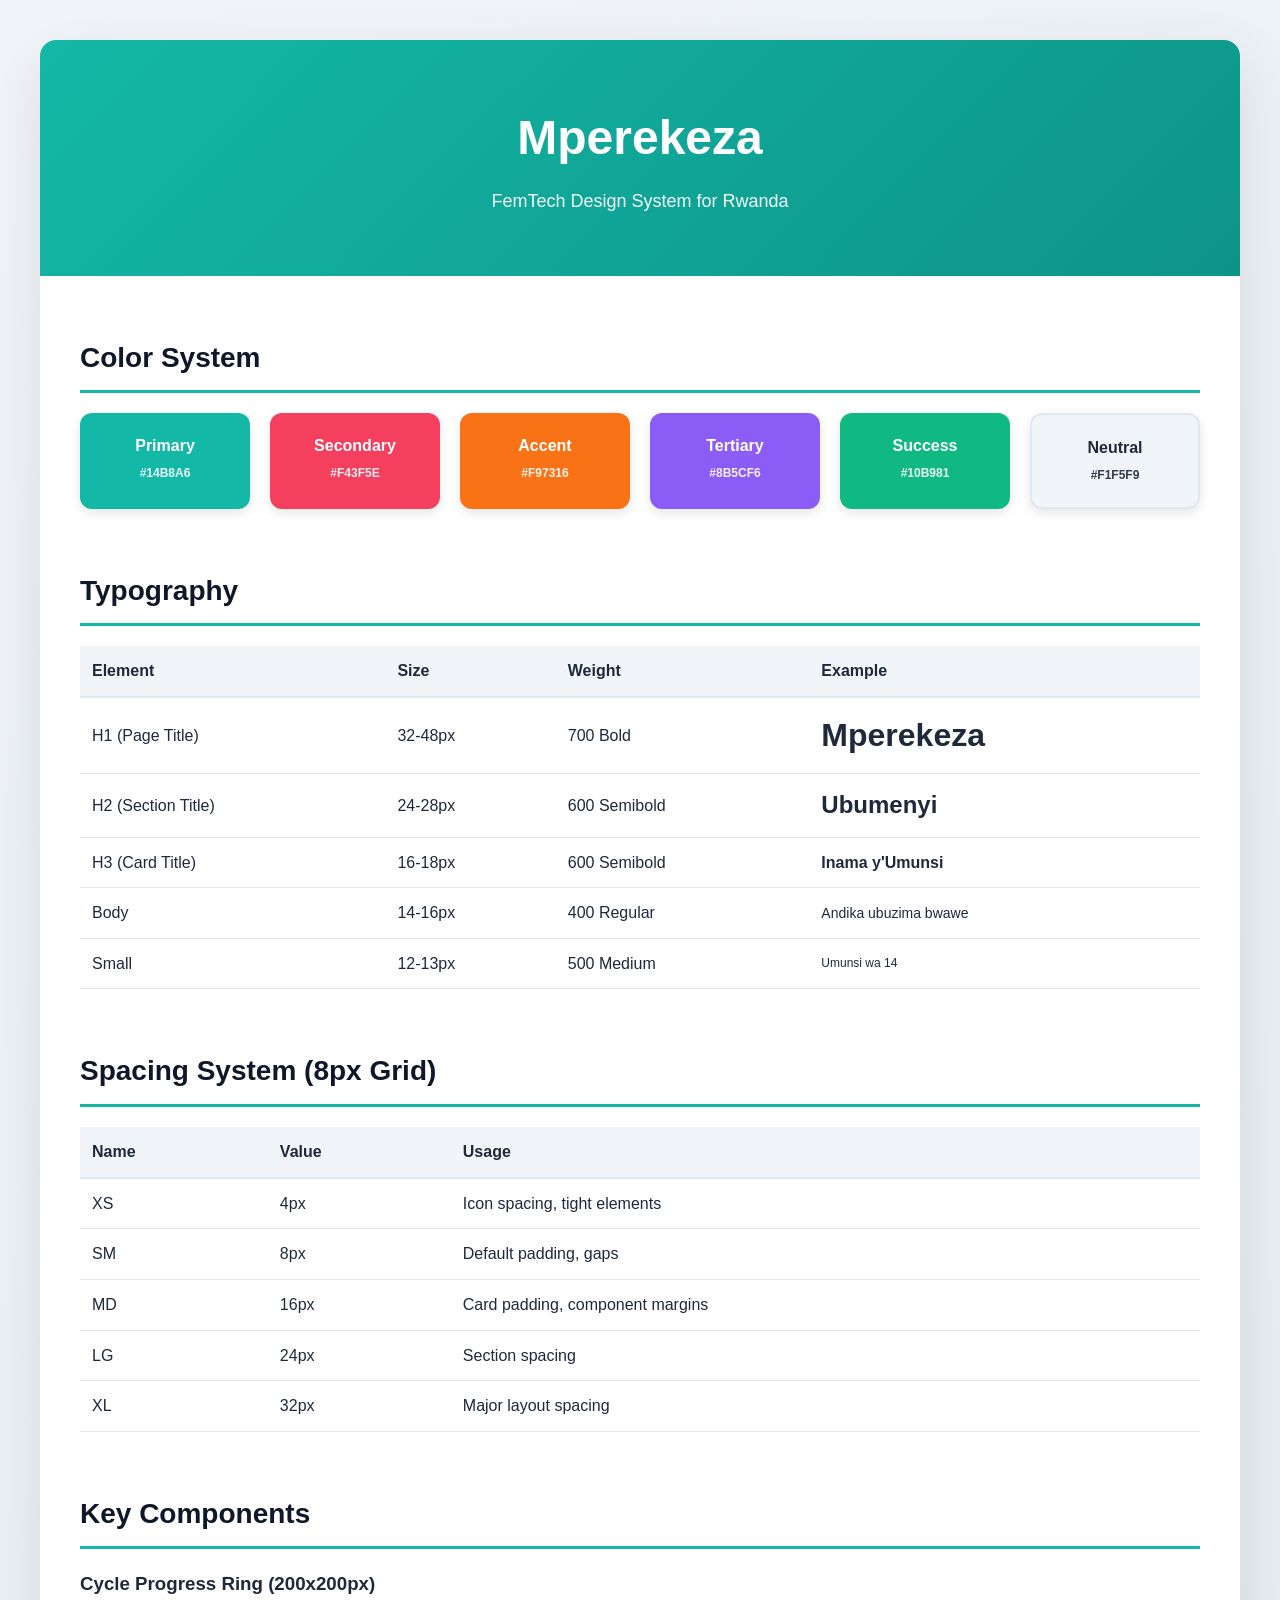
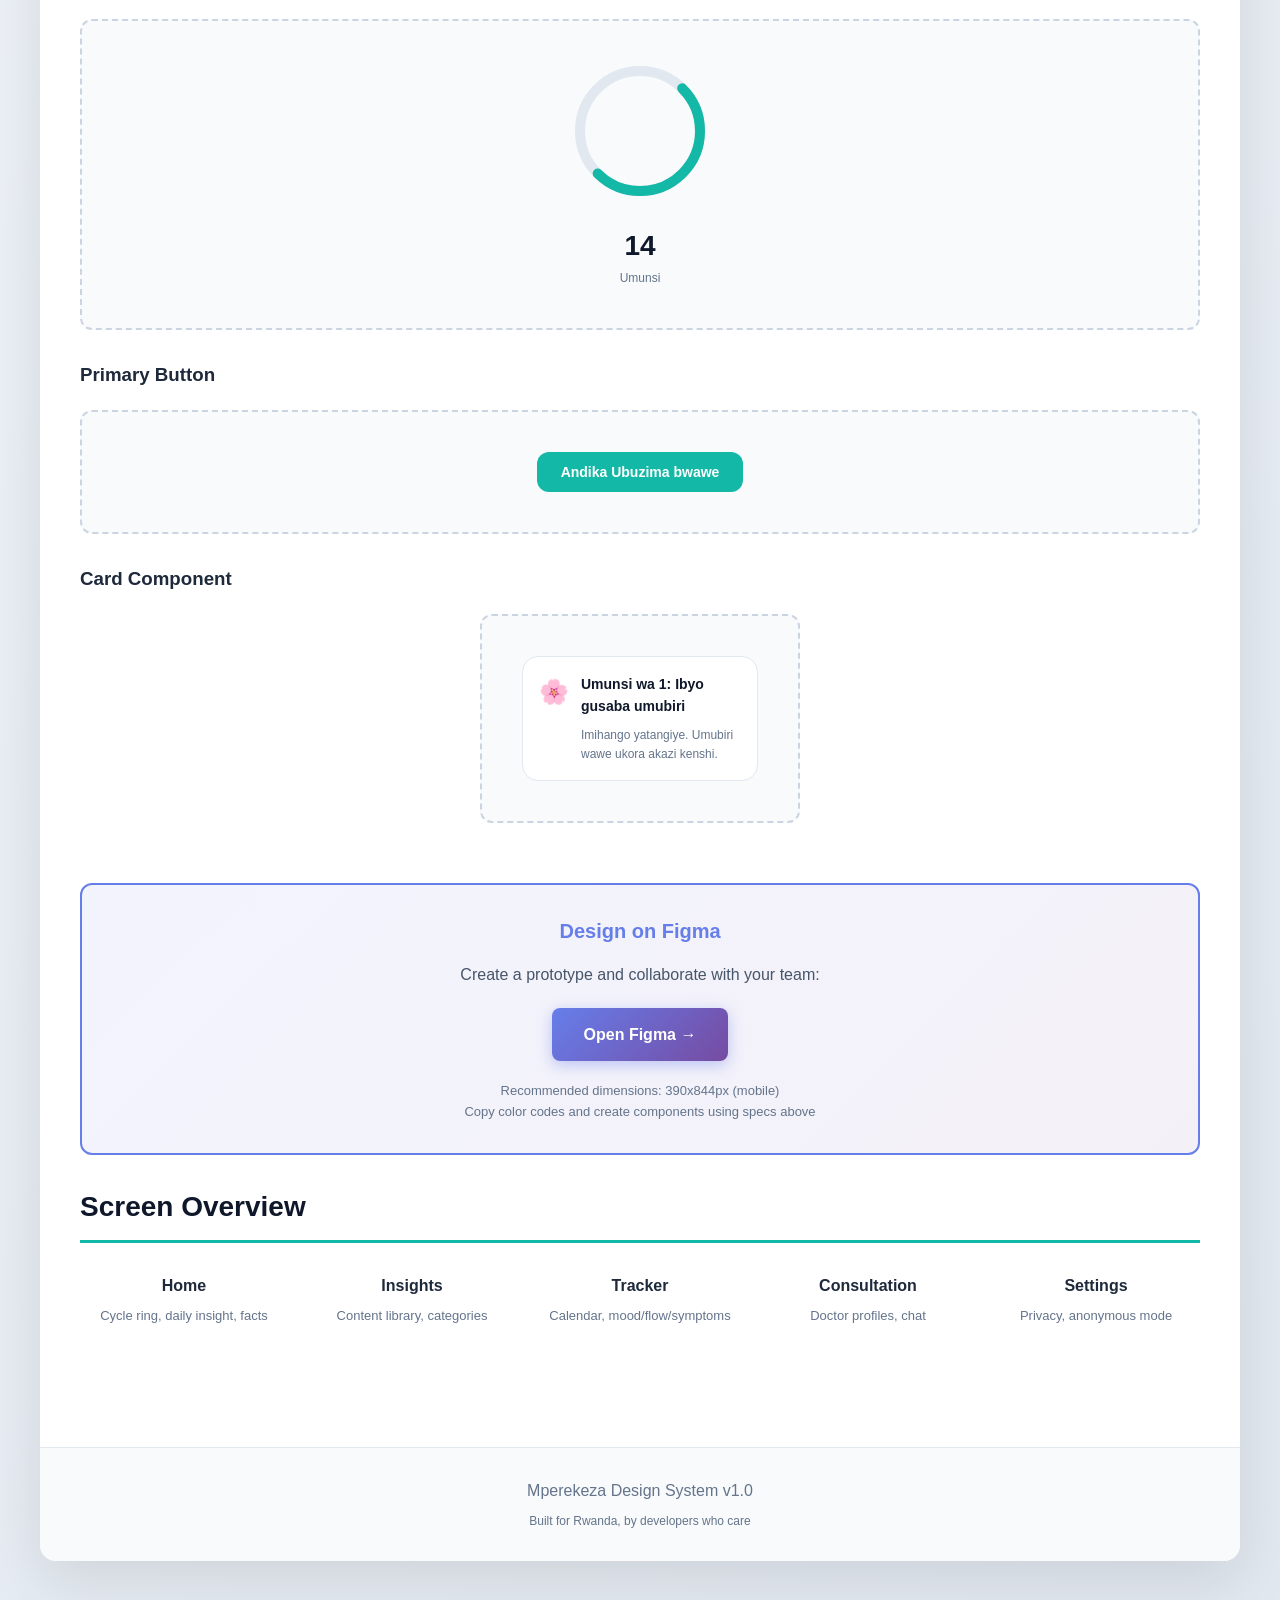
<file: public/design-specs.html>
<!DOCTYPE html>
<html lang="rw">
<head>
  <meta charset="UTF-8">
  <meta name="viewport" content="width=device-width, initial-scale=1.0">
  <title>Mperekeza - Design Specifications</title>
  <style>
    * {
      margin: 0;
      padding: 0;
      box-sizing: border-box;
    }

    body {
      font-family: -apple-system, BlinkMacSystemFont, 'Segoe UI', Roboto, 'Helvetica Neue', Arial, sans-serif;
      line-height: 1.6;
      color: #1e293b;
      background: linear-gradient(135deg, #f1f5f9 0%, #e2e8f0 100%);
      padding: 40px 20px;
    }

    .container {
      max-width: 1200px;
      margin: 0 auto;
      background: white;
      border-radius: 16px;
      box-shadow: 0 20px 60px rgba(0, 0, 0, 0.1);
      overflow: hidden;
    }

    header {
      background: linear-gradient(135deg, #14b8a6 0%, #0d9488 100%);
      color: white;
      padding: 60px 40px;
      text-align: center;
    }

    header h1 {
      font-size: 48px;
      margin-bottom: 10px;
      font-weight: 700;
    }

    header p {
      font-size: 18px;
      opacity: 0.95;
    }

    .content {
      padding: 60px 40px;
    }

    section {
      margin-bottom: 60px;
    }

    section h2 {
      font-size: 28px;
      margin-bottom: 20px;
      color: #0f172a;
      border-bottom: 3px solid #14b8a6;
      padding-bottom: 10px;
    }

    .color-grid {
      display: grid;
      grid-template-columns: repeat(auto-fit, minmax(150px, 1fr));
      gap: 20px;
      margin: 20px 0;
    }

    .color-box {
      border-radius: 12px;
      padding: 20px;
      text-align: center;
      color: white;
      font-weight: 600;
      box-shadow: 0 4px 12px rgba(0, 0, 0, 0.1);
      transition: transform 0.3s ease;
    }

    .color-box:hover {
      transform: translateY(-4px);
    }

    .color-box.neutral {
      color: #1e293b;
      background: #f1f5f9;
      border: 2px solid #e2e8f0;
    }

    .color-name {
      font-size: 12px;
      opacity: 0.9;
      margin-top: 8px;
    }

    .component-preview {
      display: flex;
      align-items: center;
      justify-content: center;
      background: #f8fafc;
      border-radius: 12px;
      padding: 40px;
      margin: 20px 0;
      border: 2px dashed #cbd5e1;
    }

    .specs-table {
      width: 100%;
      border-collapse: collapse;
      margin: 20px 0;
    }

    .specs-table th {
      background: #f1f5f9;
      padding: 12px;
      text-align: left;
      font-weight: 600;
      border-bottom: 2px solid #e2e8f0;
    }

    .specs-table td {
      padding: 12px;
      border-bottom: 1px solid #e2e8f0;
    }

    .specs-table tr:hover {
      background: #f8fafc;
    }

    .code-block {
      background: #1e293b;
      color: #e2e8f0;
      padding: 16px;
      border-radius: 8px;
      overflow-x: auto;
      font-family: 'Monaco', 'Menlo', 'Ubuntu Mono', monospace;
      font-size: 13px;
      margin: 16px 0;
    }

    .figma-section {
      background: linear-gradient(135deg, #667eea15 0%, #764ba215 100%);
      border: 2px solid #667eea;
      border-radius: 12px;
      padding: 30px;
      margin: 30px 0;
      text-align: center;
    }

    .figma-section h3 {
      color: #667eea;
      margin-bottom: 15px;
      font-size: 20px;
    }

    .figma-btn {
      display: inline-block;
      background: linear-gradient(135deg, #667eea 0%, #764ba2 100%);
      color: white;
      padding: 14px 32px;
      border-radius: 8px;
      text-decoration: none;
      font-weight: 600;
      transition: transform 0.2s, box-shadow 0.2s;
      box-shadow: 0 4px 15px rgba(102, 126, 234, 0.4);
    }

    .figma-btn:hover {
      transform: translateY(-2px);
      box-shadow: 0 6px 20px rgba(102, 126, 234, 0.6);
    }

    footer {
      background: #f8fafc;
      padding: 30px 40px;
      text-align: center;
      color: #64748b;
      border-top: 1px solid #e2e8f0;
    }

    .screen-mockup {
      display: inline-block;
      width: 280px;
      height: 560px;
      background: white;
      border: 12px solid #1e293b;
      border-radius: 40px;
      box-shadow: 0 20px 60px rgba(0, 0, 0, 0.2);
      margin: 20px;
      position: relative;
      overflow: hidden;
    }

    .screen-mockup::before {
      content: '';
      position: absolute;
      top: 0;
      left: 50%;
      transform: translateX(-50%);
      width: 150px;
      height: 25px;
      background: #1e293b;
      border-radius: 0 0 20px 20px;
    }

    @media (max-width: 768px) {
      .content {
        padding: 30px 20px;
      }

      header {
        padding: 40px 20px;
      }

      header h1 {
        font-size: 32px;
      }

      .color-grid {
        grid-template-columns: repeat(auto-fit, minmax(120px, 1fr));
      }
    }
  </style>
</head>
<body>
  <div class="container">
    <header>
      <h1>Mperekeza</h1>
      <p>FemTech Design System for Rwanda</p>
    </header>

    <div class="content">
      <!-- Color System -->
      <section>
        <h2>Color System</h2>
        <div class="color-grid">
          <div class="color-box" style="background: #14b8a6;">
            Primary<br><span class="color-name">#14B8A6</span>
          </div>
          <div class="color-box" style="background: #f43f5e;">
            Secondary<br><span class="color-name">#F43F5E</span>
          </div>
          <div class="color-box" style="background: #f97316;">
            Accent<br><span class="color-name">#F97316</span>
          </div>
          <div class="color-box" style="background: #8b5cf6;">
            Tertiary<br><span class="color-name">#8B5CF6</span>
          </div>
          <div class="color-box" style="background: #10b981;">
            Success<br><span class="color-name">#10B981</span>
          </div>
          <div class="color-box neutral">
            Neutral<br><span class="color-name">#F1F5F9</span>
          </div>
        </div>
      </section>

      <!-- Typography -->
      <section>
        <h2>Typography</h2>
        <table class="specs-table">
          <thead>
            <tr>
              <th>Element</th>
              <th>Size</th>
              <th>Weight</th>
              <th>Example</th>
            </tr>
          </thead>
          <tbody>
            <tr>
              <td>H1 (Page Title)</td>
              <td>32-48px</td>
              <td>700 Bold</td>
              <td style="font-size: 32px; font-weight: 700;">Mperekeza</td>
            </tr>
            <tr>
              <td>H2 (Section Title)</td>
              <td>24-28px</td>
              <td>600 Semibold</td>
              <td style="font-size: 24px; font-weight: 600;">Ubumenyi</td>
            </tr>
            <tr>
              <td>H3 (Card Title)</td>
              <td>16-18px</td>
              <td>600 Semibold</td>
              <td style="font-size: 16px; font-weight: 600;">Inama y'Umunsi</td>
            </tr>
            <tr>
              <td>Body</td>
              <td>14-16px</td>
              <td>400 Regular</td>
              <td style="font-size: 14px;">Andika ubuzima bwawe</td>
            </tr>
            <tr>
              <td>Small</td>
              <td>12-13px</td>
              <td>500 Medium</td>
              <td style="font-size: 12px; font-weight: 500;">Umunsi wa 14</td>
            </tr>
          </tbody>
        </table>
      </section>

      <!-- Spacing System -->
      <section>
        <h2>Spacing System (8px Grid)</h2>
        <table class="specs-table">
          <thead>
            <tr>
              <th>Name</th>
              <th>Value</th>
              <th>Usage</th>
            </tr>
          </thead>
          <tbody>
            <tr>
              <td>XS</td>
              <td>4px</td>
              <td>Icon spacing, tight elements</td>
            </tr>
            <tr>
              <td>SM</td>
              <td>8px</td>
              <td>Default padding, gaps</td>
            </tr>
            <tr>
              <td>MD</td>
              <td>16px</td>
              <td>Card padding, component margins</td>
            </tr>
            <tr>
              <td>LG</td>
              <td>24px</td>
              <td>Section spacing</td>
            </tr>
            <tr>
              <td>XL</td>
              <td>32px</td>
              <td>Major layout spacing</td>
            </tr>
          </tbody>
        </table>
      </section>

      <!-- Key Components -->
      <section>
        <h2>Key Components</h2>

        <h3 style="margin-top: 20px; margin-bottom: 15px;">Cycle Progress Ring (200x200px)</h3>
        <div class="component-preview">
          <div style="text-align: center;">
            <svg width="140" height="140" viewBox="0 0 140 140">
              <circle cx="70" cy="70" r="60" fill="none" stroke="#e2e8f0" stroke-width="10"/>
              <circle cx="70" cy="70" r="60" fill="none" stroke="#14b8a6" stroke-width="10" stroke-dasharray="188" stroke-dashoffset="47" stroke-linecap="round"/>
            </svg>
            <p style="margin-top: 15px; font-size: 28px; font-weight: bold; color: #0f172a;">14</p>
            <p style="font-size: 12px; color: #64748b;">Umunsi</p>
          </div>
        </div>

        <h3 style="margin-top: 30px; margin-bottom: 15px;">Primary Button</h3>
        <div class="component-preview">
          <button style="background: #14b8a6; color: white; border: none; padding: 12px 24px; border-radius: 12px; font-weight: 600; cursor: pointer; font-size: 14px;">
            Andika Ubuzima bwawe
          </button>
        </div>

        <h3 style="margin-top: 30px; margin-bottom: 15px;">Card Component</h3>
        <div class="component-preview" style="max-width: 320px; margin-left: auto; margin-right: auto;">
          <div style="background: white; border: 1px solid #e2e8f0; border-radius: 16px; padding: 16px; width: 100%;">
            <div style="display: flex; gap: 12px;">
              <div style="font-size: 24px;">🌸</div>
              <div style="flex: 1;">
                <p style="font-weight: 600; color: #0f172a; font-size: 14px;">Umunsi wa 1: Ibyo gusaba umubiri</p>
                <p style="color: #64748b; font-size: 12px; margin-top: 8px;">Imihango yatangiye. Umubiri wawe ukora akazi kenshi.</p>
              </div>
            </div>
          </div>
        </div>
      </section>

      <!-- Figma Section -->
      <section class="figma-section">
        <h3>Design on Figma</h3>
        <p style="margin-bottom: 20px; color: #475569;">Create a prototype and collaborate with your team:</p>
        <a href="https://www.figma.com/file/new" class="figma-btn">Open Figma →</a>
        <p style="margin-top: 20px; font-size: 13px; color: #64748b;">
          Recommended dimensions: 390x844px (mobile)<br>
          Copy color codes and create components using specs above
        </p>
      </section>

      <!-- Screens Overview -->
      <section>
        <h2>Screen Overview</h2>
        <div style="text-align: center; margin: 30px 0;">
          <div style="display: grid; grid-template-columns: repeat(auto-fit, minmax(200px, 1fr)); gap: 20px;">
            <div>
              <strong>Home</strong>
              <p style="font-size: 13px; color: #64748b; margin-top: 8px;">Cycle ring, daily insight, facts</p>
            </div>
            <div>
              <strong>Insights</strong>
              <p style="font-size: 13px; color: #64748b; margin-top: 8px;">Content library, categories</p>
            </div>
            <div>
              <strong>Tracker</strong>
              <p style="font-size: 13px; color: #64748b; margin-top: 8px;">Calendar, mood/flow/symptoms</p>
            </div>
            <div>
              <strong>Consultation</strong>
              <p style="font-size: 13px; color: #64748b; margin-top: 8px;">Doctor profiles, chat</p>
            </div>
            <div>
              <strong>Settings</strong>
              <p style="font-size: 13px; color: #64748b; margin-top: 8px;">Privacy, anonymous mode</p>
            </div>
          </div>
        </div>
      </section>
    </div>

    <footer>
      <p>Mperekeza Design System v1.0</p>
      <p style="margin-top: 8px; font-size: 12px;">Built for Rwanda, by developers who care</p>
    </footer>
  </div>
</body>
</html>
</file>
